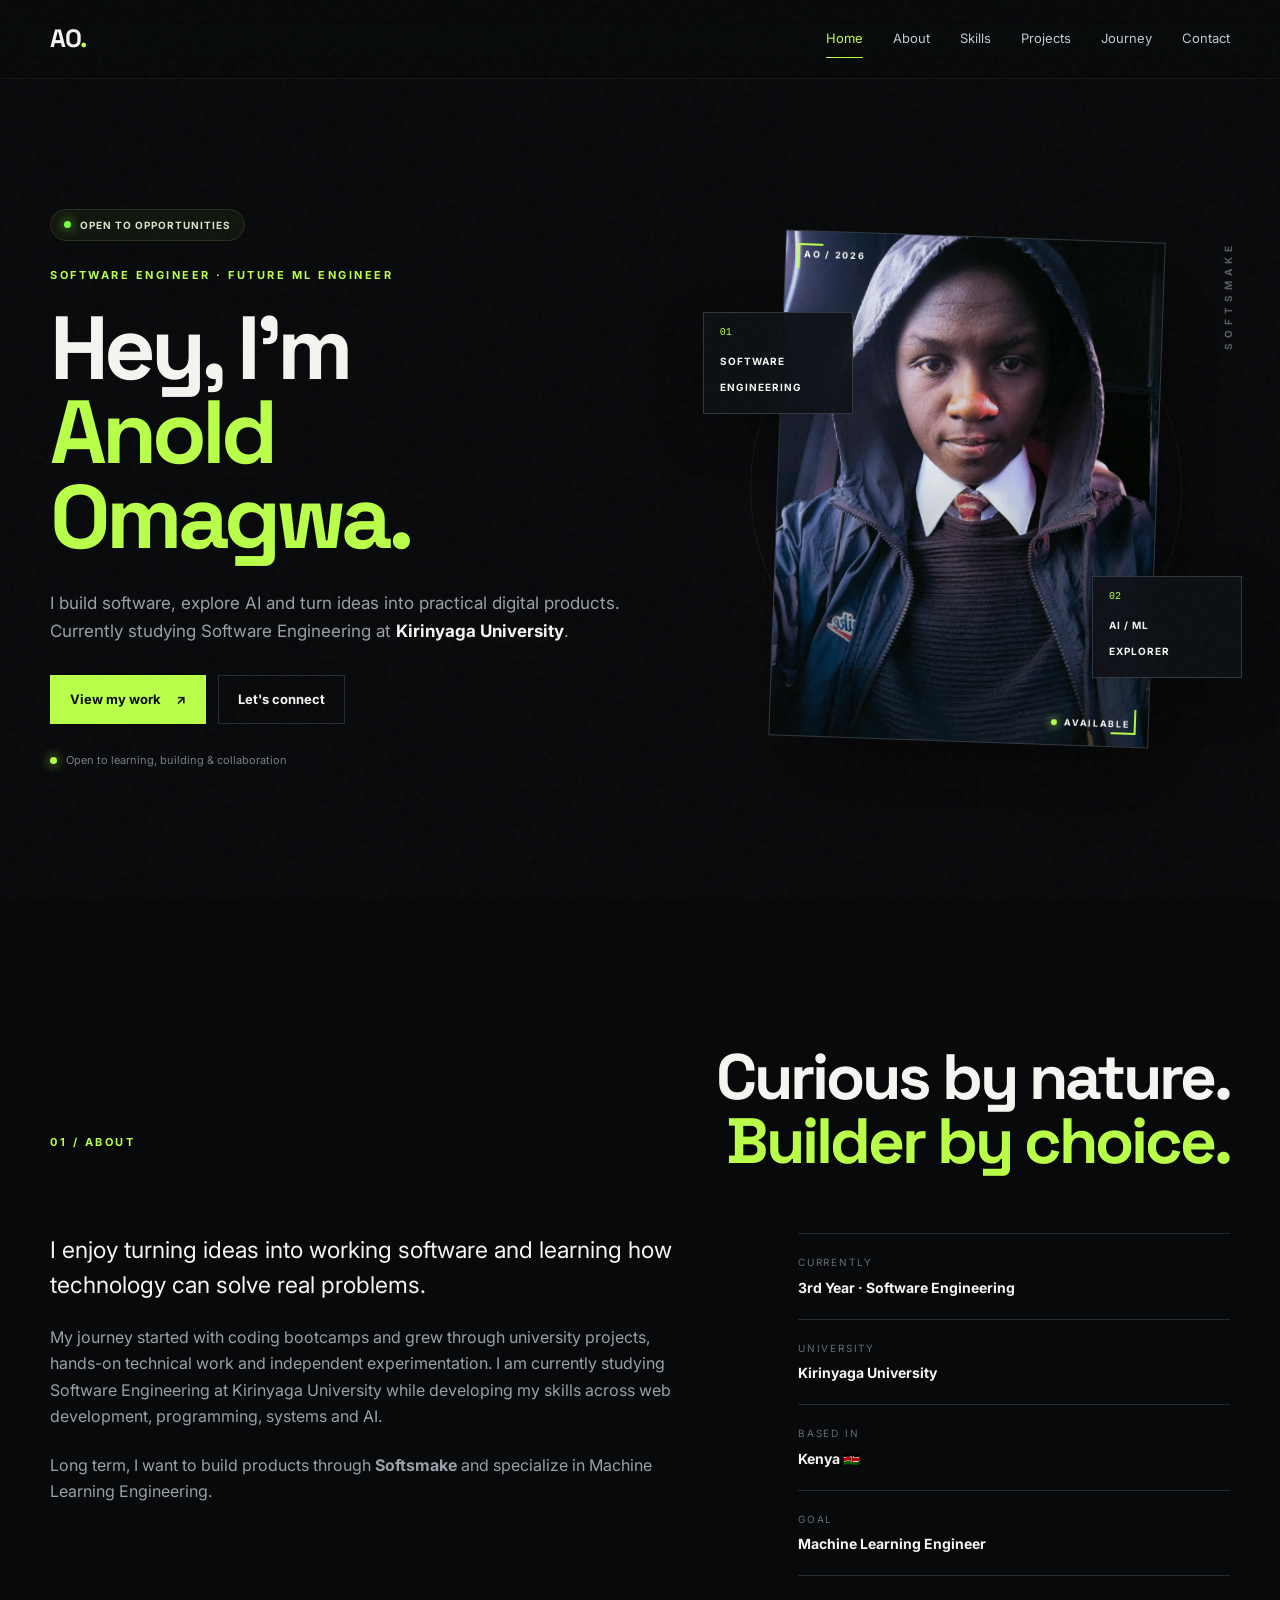
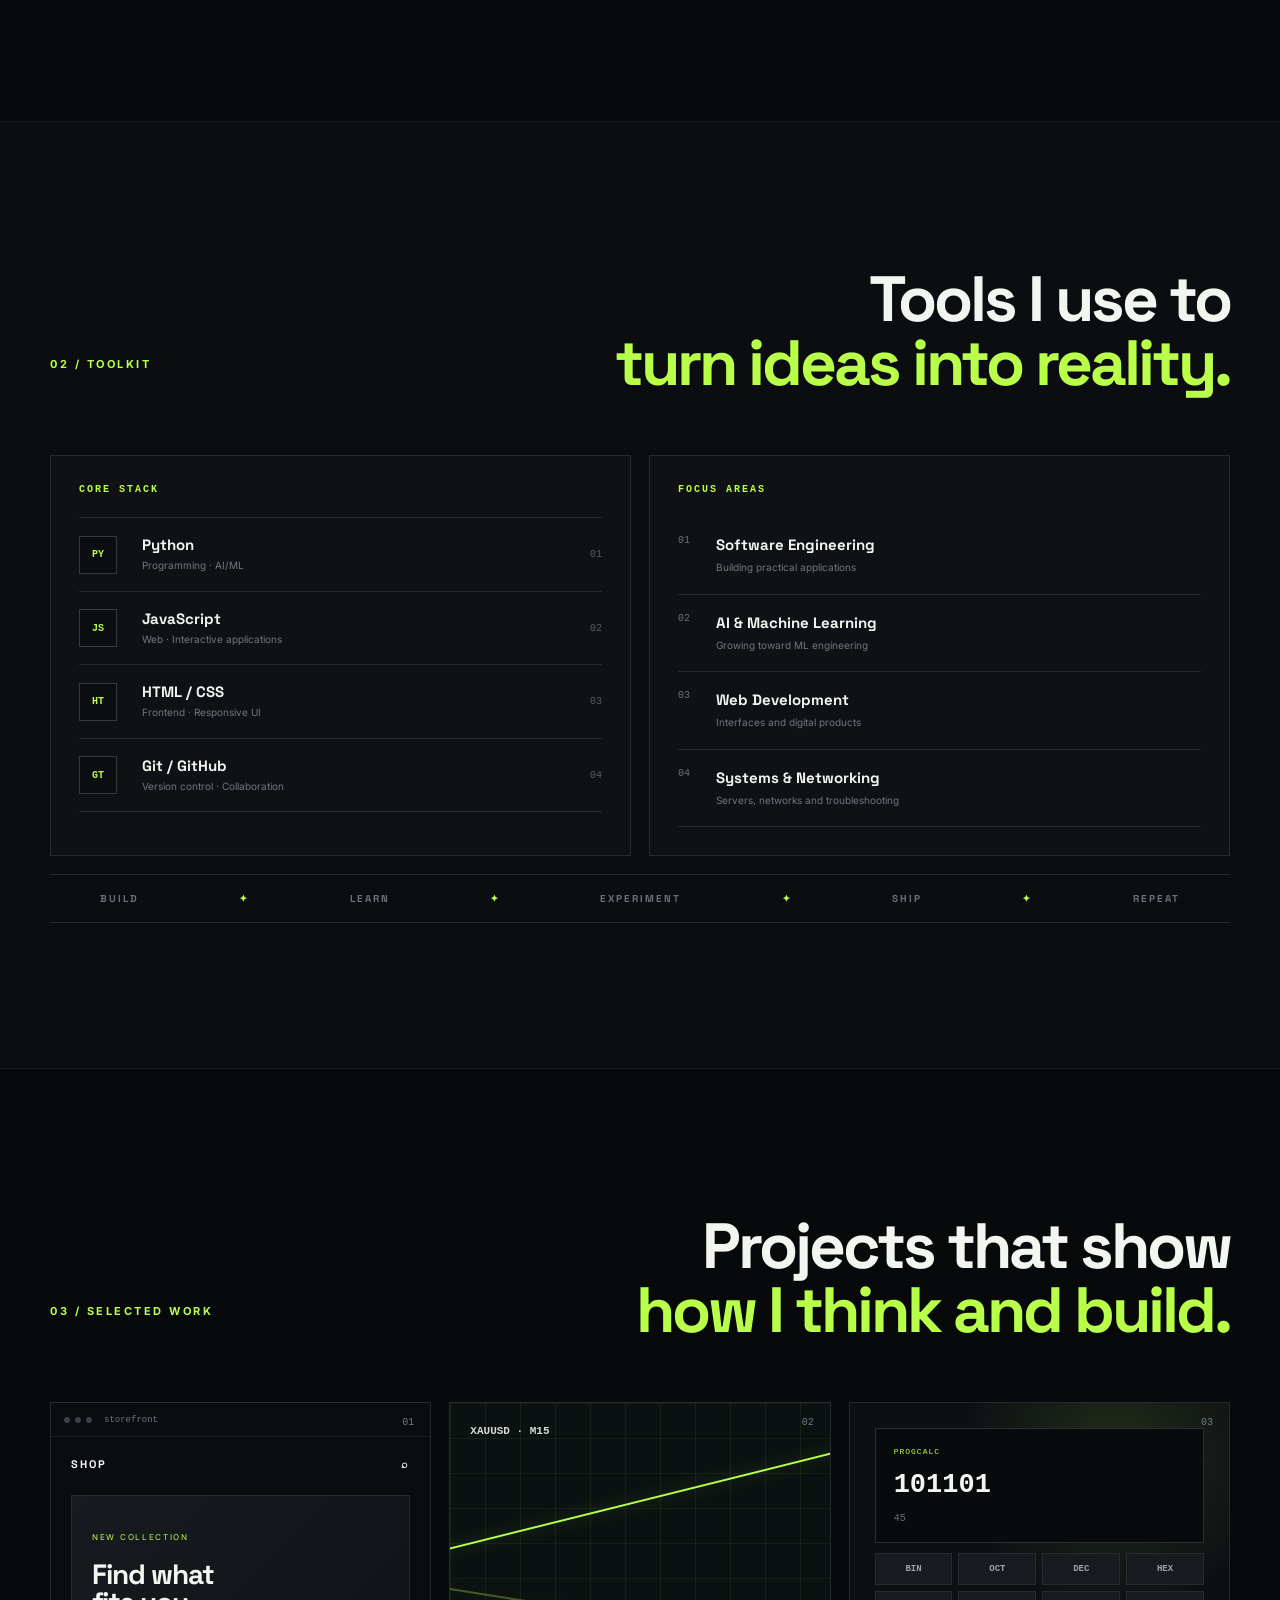
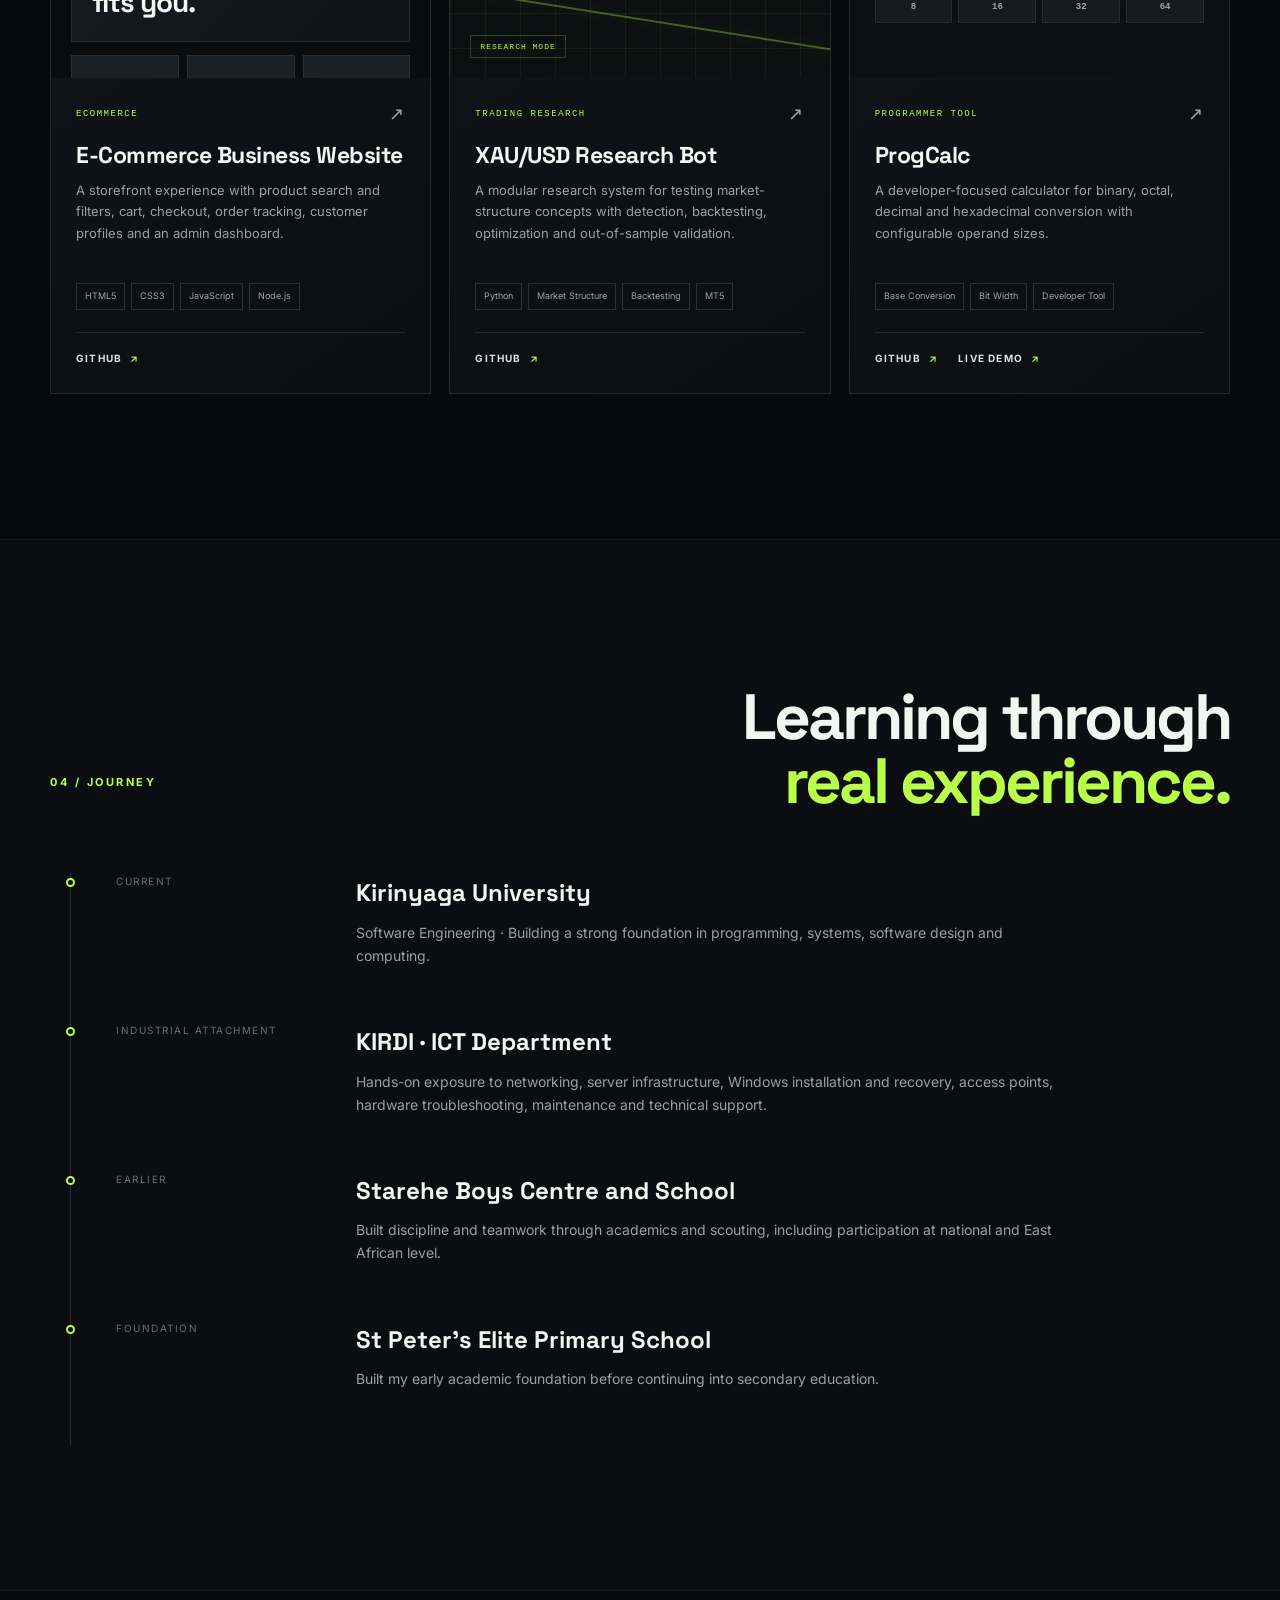
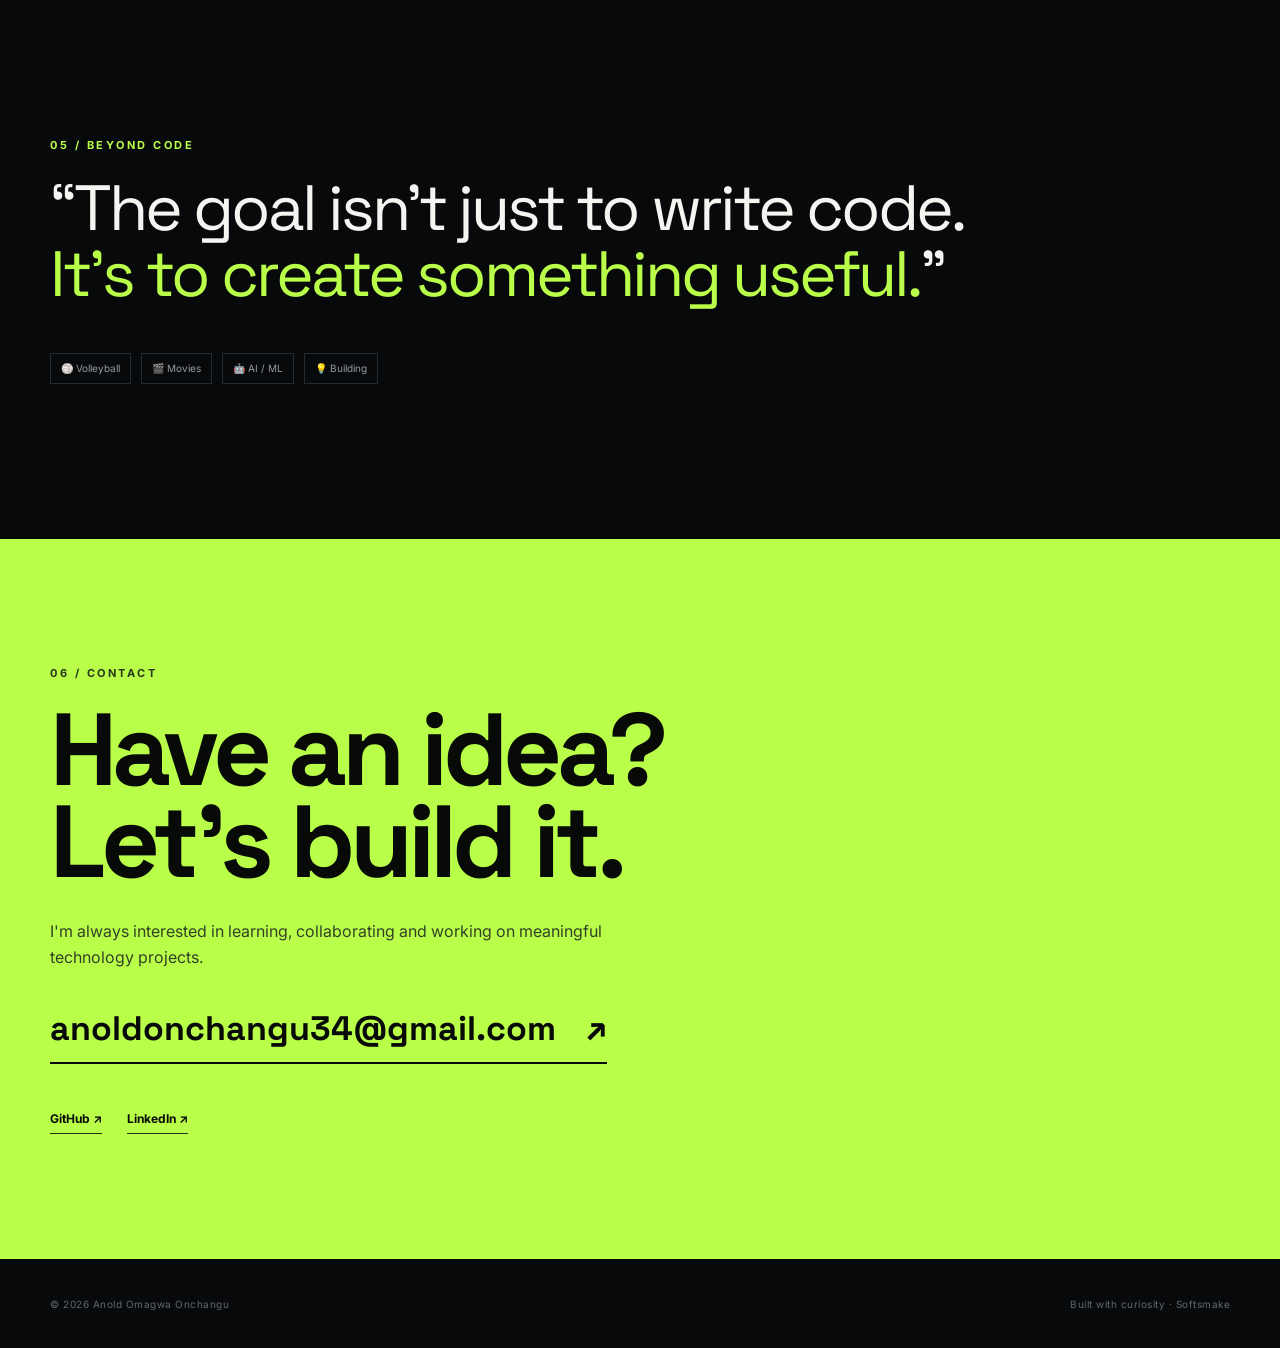
<file: index.html>
<!DOCTYPE html>
<html lang="en">
<head>
  <meta charset="UTF-8">
  <meta name="viewport" content="width=device-width, initial-scale=1.0">
  <meta name="description" content="Anold Omagwa Onchangu — Software Engineering student and aspiring Machine Learning Engineer.">
  <title>Anold Omagwa Onchangu | Software Engineer</title>
  <link rel="preconnect" href="https://fonts.googleapis.com">
  <link rel="preconnect" href="https://fonts.gstatic.com" crossorigin>
  <link href="https://fonts.googleapis.com/css2?family=Inter:wght@400;500;600;700&family=Space+Grotesk:wght@500;600;700&display=swap" rel="stylesheet">
  <link rel="stylesheet" href="css/style.css">
</head>
<body>
  <div class="noise"></div>

  <header class="nav-wrap">
    <nav class="nav container">
      <a class="brand" href="#home" aria-label="Anold home">AO<span>.</span></a>
      <button class="menu-btn" aria-label="Open menu" aria-expanded="false">
        <span></span><span></span><span></span>
      </button>
      <div class="nav-links">
        <a href="#home">Home</a>
        <a href="#about">About</a>
        <a href="#skills">Skills</a>
        <a href="#projects">Projects</a>
        <a href="#journey">Journey</a>
        <a href="#contact">Contact</a>
      </div>
    </nav>
  </header>

  <main>
    <section id="home" class="hero container">
      <div class="hero-copy reveal">
        <div class="online-pill"><i></i> OPEN TO OPPORTUNITIES</div>
        <p class="eyebrow">SOFTWARE ENGINEER · FUTURE ML ENGINEER</p>
        <h1>Hey, I’m<br><span>Anold Omagwa.</span></h1>
        <p class="hero-text">
          I build software, explore AI and turn ideas into practical digital products.
          Currently studying Software Engineering at <strong>Kirinyaga University</strong>.
        </p>
        <div class="hero-actions">
          <a class="btn btn-primary" href="#projects">View my work <span>↗</span></a>
          <a class="btn btn-ghost" href="#contact">Let's connect</a>
        </div>
        <div class="availability"><i></i> Open to learning, building &amp; collaboration</div>
      </div>

      <div class="hero-visual unique-hero reveal">
        <div class="photo-frame">
          <div class="frame-grid"></div>
          <div class="frame-label">AO / 2026</div>
          <div class="frame-status"><i></i> AVAILABLE</div>
          <img class="profile-photo" src="PROFILE.jpeg" alt="Anold Omagwa Onchangu">
          <div class="frame-corner corner-tl"></div>
          <div class="frame-corner corner-br"></div>
        </div>
        <div class="floating-card card-role"><span>01</span><strong>SOFTWARE<br>ENGINEERING</strong></div>
        <div class="floating-card card-ai"><span>02</span><strong>AI / ML<br>EXPLORER</strong></div>
        <div class="vertical-word">SOFTSMAKE</div>
      </div>
    </section>

    <section id="about" class="section container">
      <div class="section-head reveal">
        <p class="eyebrow">01 / ABOUT</p>
        <h2>Curious by nature.<br><span>Builder by choice.</span></h2>
      </div>
      <div class="about-grid">
        <div class="about-main reveal">
          <p class="lead">I enjoy turning ideas into working software and learning how technology can solve real problems.</p>
          <p>My journey started with coding bootcamps and grew through university projects, hands-on technical work and independent experimentation. I am currently studying Software Engineering at Kirinyaga University while developing my skills across web development, programming, systems and AI.</p>
          <p>Long term, I want to build products through <strong>Softsmake</strong> and specialize in Machine Learning Engineering.</p>
        </div>
        <div class="facts reveal">
          <div><span>Currently</span><strong>3rd Year · Software Engineering</strong></div>
          <div><span>University</span><strong>Kirinyaga University</strong></div>
          <div><span>Based in</span><strong>Kenya 🇰🇪</strong></div>
          <div><span>Goal</span><strong>Machine Learning Engineer</strong></div>
        </div>
      </div>
    </section>

    <section id="skills" class="section section-alt">
      <div class="container">
        <div class="section-head reveal">
          <p class="eyebrow">02 / TOOLKIT</p>
          <h2>Tools I use to<br><span>turn ideas into reality.</span></h2>
        </div>
        <div class="skills-showcase">
          <div class="skill-stack reveal">
            <div class="stack-label">CORE STACK</div>
            <div class="tech-list">
              <div class="tech-item"><span class="tech-icon">PY</span><div><strong>Python</strong><small>Programming · AI/ML</small></div><b>01</b></div>
              <div class="tech-item"><span class="tech-icon">JS</span><div><strong>JavaScript</strong><small>Web · Interactive applications</small></div><b>02</b></div>
              <div class="tech-item"><span class="tech-icon">HT</span><div><strong>HTML / CSS</strong><small>Frontend · Responsive UI</small></div><b>03</b></div>
              <div class="tech-item"><span class="tech-icon">GT</span><div><strong>Git / GitHub</strong><small>Version control · Collaboration</small></div><b>04</b></div>
            </div>
          </div>
          <div class="skill-stack reveal">
            <div class="stack-label">FOCUS AREAS</div>
            <div class="focus-list">
              <div class="focus-item"><span>01</span><strong>Software Engineering</strong><em>Building practical applications</em></div>
              <div class="focus-item"><span>02</span><strong>AI &amp; Machine Learning</strong><em>Growing toward ML engineering</em></div>
              <div class="focus-item"><span>03</span><strong>Web Development</strong><em>Interfaces and digital products</em></div>
              <div class="focus-item"><span>04</span><strong>Systems &amp; Networking</strong><em>Servers, networks and troubleshooting</em></div>
            </div>
          </div>
        </div>
        <div class="skill-marquee reveal"><span>BUILD</span><i>✦</i><span>LEARN</span><i>✦</i><span>EXPERIMENT</span><i>✦</i><span>SHIP</span><i>✦</i><span>REPEAT</span></div>        </div>
      </div>
    </section>

    <section id="projects" class="section container">
      <div class="section-head reveal">
        <p class="eyebrow">03 / SELECTED WORK</p>
        <h2>Projects that show<br><span>how I think and build.</span></h2>
      </div>
      <div class="project-grid">
        <article class="project-card reveal">
          <div class="project-preview ecommerce-preview">
            <div class="preview-bar"><i></i><i></i><i></i><span>storefront</span></div>
            <div class="shop-ui">
              <div class="shop-nav">SHOP <b>⌕</b></div>
              <div class="shop-hero"><small>NEW COLLECTION</small><strong>Find what<br>fits you.</strong></div>
              <div class="shop-products"><i></i><i></i><i></i></div>
            </div>
            <span class="preview-index">01</span>
          </div>
          <div class="project-content">
            <div class="project-heading"><span>ECOMMERCE</span><a href="https://github.com/Anold-softsmake/ECOMMERCE" target="_blank" rel="noopener" aria-label="Open E-Commerce GitHub">↗</a></div>
            <h3>E-Commerce Business Website</h3>
            <p>A storefront experience with product search and filters, cart, checkout, order tracking, customer profiles and an admin dashboard.</p>
            <div class="project-tags"><span>HTML5</span><span>CSS3</span><span>JavaScript</span><span>Node.js</span></div>
            <div class="project-links"><a href="https://github.com/Anold-softsmake/ECOMMERCE" target="_blank" rel="noopener">GitHub <b>↗</b></a></div>
          </div>
        </article>

        <article class="project-card reveal">
          <div class="project-preview trading-preview">
            <div class="chart-grid"></div>
            <div class="chart-line"></div>
            <div class="chart-line chart-line-2"></div>
            <div class="chart-label">XAUUSD · M15</div>
            <div class="chart-pill">RESEARCH MODE</div>
            <span class="preview-index">02</span>
          </div>
          <div class="project-content">
            <div class="project-heading"><span>TRADING RESEARCH</span><a href="https://github.com/Anold-softsmake/TRADING" target="_blank" rel="noopener" aria-label="Open Trading GitHub">↗</a></div>
            <h3>XAU/USD Research Bot</h3>
            <p>A modular research system for testing market-structure concepts with detection, backtesting, optimization and out-of-sample validation.</p>
            <div class="project-tags"><span>Python</span><span>Market Structure</span><span>Backtesting</span><span>MT5</span></div>
            <div class="project-links"><a href="https://github.com/Anold-softsmake/TRADING" target="_blank" rel="noopener">GitHub <b>↗</b></a></div>
          </div>
        </article>

        <article class="project-card reveal">
          <div class="project-preview calc-preview">
            <div class="calc-screen"><small>PROGCALC</small><strong>101101</strong><span>45</span></div>
            <div class="calc-keys"><i>BIN</i><i>OCT</i><i>DEC</i><i>HEX</i><i>8</i><i>16</i><i>32</i><i>64</i></div>
            <span class="preview-index">03</span>
          </div>
          <div class="project-content">
            <div class="project-heading"><span>PROGRAMMER TOOL</span><a href="https://github.com/Anold-softsmake/CALC" target="_blank" rel="noopener">↗</a></div>
            <h3>ProgCalc</h3>
            <p>A developer-focused calculator for binary, octal, decimal and hexadecimal conversion with configurable operand sizes.</p>
            <div class="project-tags"><span>Base Conversion</span><span>Bit Width</span><span>Developer Tool</span></div>
            <div class="project-links">
              <a href="https://github.com/Anold-softsmake/CALC" target="_blank" rel="noopener">GitHub <b>↗</b></a>
              <a href="https://converter-core.lovable.app" target="_blank" rel="noopener">Live Demo <b>↗</b></a>
            </div>
          </div>
        </article>
      </div>
    </section>

    <section id="journey" class="section section-alt">
      <div class="container">
        <div class="section-head reveal">
          <p class="eyebrow">04 / JOURNEY</p>
          <h2>Learning through<br><span>real experience.</span></h2>
        </div>
        <div class="timeline">
          <div class="timeline-item reveal">
            <span class="timeline-dot"></span>
            <div class="timeline-date">CURRENT</div>
            <div><h3>Kirinyaga University</h3><p>Software Engineering · Building a strong foundation in programming, systems, software design and computing.</p></div>
          </div>
          <div class="timeline-item reveal">
            <span class="timeline-dot"></span>
            <div class="timeline-date">INDUSTRIAL ATTACHMENT</div>
            <div><h3>KIRDI · ICT Department</h3><p>Hands-on exposure to networking, server infrastructure, Windows installation and recovery, access points, hardware troubleshooting, maintenance and technical support.</p></div>
          </div>
          <div class="timeline-item reveal">
            <span class="timeline-dot"></span>
            <div class="timeline-date">EARLIER</div>
            <div><h3>Starehe Boys Centre and School</h3><p>Built discipline and teamwork through academics and scouting, including participation at national and East African level.</p></div>
          </div>
          <div class="timeline-item reveal">
            <span class="timeline-dot"></span>
            <div class="timeline-date">FOUNDATION</div>
            <div><h3>St Peter’s Elite Primary School</h3><p>Built my early academic foundation before continuing into secondary education.</p></div>
          </div>
        </div>
      </div>
    </section>

    <section class="section philosophy container reveal">
      <p class="eyebrow">05 / BEYOND CODE</p>
      <div class="quote">“The goal isn't just to write code.<br><span>It's to create something useful.</span>”</div>
      <div class="interests"><span>🏐 Volleyball</span><span>🎬 Movies</span><span>🤖 AI / ML</span><span>💡 Building</span></div>
    </section>

    <section id="contact" class="contact-section">
      <div class="container contact-inner reveal">
        <p class="eyebrow">06 / CONTACT</p>
        <h2>Have an idea?<br><span>Let's build it.</span></h2>
        <p>I'm always interested in learning, collaborating and working on meaningful technology projects.</p>
        <a class="email" href="mailto:anoldonchangu34@gmail.com">anoldonchangu34@gmail.com <span>↗</span></a>
        <div class="socials">
          <a href="https://github.com/Anold-softsmake" target="_blank" rel="noopener">GitHub ↗</a>
          <a href="https://www.linkedin.com/in/anold-omagwa-302595437/" target="_blank" rel="noopener">LinkedIn ↗</a>
        </div>
      </div>
    </section>
  </main>

  <footer class="footer container">
    <span>© 2026 Anold Omagwa Onchangu</span>
    <span>Built with curiosity · Softsmake</span>
  </footer>
  <script src="js/script.js"></script>
</body>
</html>
</file>
<file: css/style.css>
:root{
  --bg:#08090b;
  --surface:#0f1115;
  --surface-2:#15181d;
  --text:#f3f5f0;
  --muted:#9a9fa8;
  --line:#252a31;
  --accent:#b9ff4a;
  --max:1180px;
}
*{margin:0;padding:0;box-sizing:border-box}
html{scroll-behavior:smooth}
body{font-family:Inter,Arial,sans-serif;background:var(--bg);color:var(--text);line-height:1.65;overflow-x:hidden}
body::selection{background:var(--accent);color:#08090b}
a{color:inherit;text-decoration:none}
button{font:inherit}
.container{width:min(calc(100% - 48px),var(--max));margin:auto}
.noise{position:fixed;inset:0;pointer-events:none;opacity:.035;z-index:100;background-image:url("data:image/svg+xml,%3Csvg viewBox='0 0 180 180' xmlns='http://www.w3.org/2000/svg'%3E%3Cfilter id='n'%3E%3CfeTurbulence type='fractalNoise' baseFrequency='.9' numOctaves='4' stitchTiles='stitch'/%3E%3C/filter%3E%3Crect width='100%25' height='100%25' filter='url(%23n)' opacity='.8'/%3E%3C/svg%3E")}
.nav-wrap{position:fixed;top:0;left:0;right:0;z-index:50;background:rgba(8,9,11,.78);backdrop-filter:blur(16px);border-bottom:1px solid rgba(255,255,255,.05)}
.nav{height:78px;display:flex;align-items:center;justify-content:space-between}
.brand{font-family:"Space Grotesk",sans-serif;font-size:25px;font-weight:700;letter-spacing:-1.5px}
.brand span,.eyebrow,.hero h1 span,h2 span,.quote span{color:var(--accent)}
.nav-links{display:flex;gap:30px}
.nav-links a{font-size:13px;color:#c4c8ce;transition:.25s}
.nav-links a:hover{color:var(--accent)}
.menu-btn{display:none;background:none;border:0;color:var(--text);width:38px}
.menu-btn span{display:block;height:2px;background:currentColor;margin:5px 0}
.hero{min-height:100vh;display:grid;grid-template-columns:1.05fr .95fr;gap:70px;align-items:center;padding-top:78px}
.eyebrow{font-size:11px;letter-spacing:2.5px;font-weight:700;margin-bottom:22px}
.hero h1{font-family:"Space Grotesk",sans-serif;font-size:clamp(58px,7vw,100px);line-height:.94;letter-spacing:-5px;max-width:800px}
.hero-text{max-width:630px;color:var(--muted);font-size:17px;margin:30px 0}
.hero-text strong{color:var(--text)}
.hero-actions{display:flex;gap:12px;flex-wrap:wrap}
.btn{padding:13px 19px;border:1px solid var(--line);font-size:13px;font-weight:700;transition:.25s}
.btn-primary{background:var(--accent);color:#0a0c08;border-color:var(--accent)}
.btn-primary:hover{transform:translateY(-3px)}
.btn-ghost:hover{border-color:var(--accent);color:var(--accent)}
.btn span{margin-left:12px}
.availability{display:flex;align-items:center;gap:9px;color:#777d86;font-size:11px;margin-top:27px}
.availability i{width:7px;height:7px;background:var(--accent);border-radius:50%;box-shadow:0 0 12px var(--accent)}
.hero-visual{position:relative;min-height:480px;display:grid;place-items:center}
.terminal{position:relative;width:min(100%,500px);background:#0c0e11;border:1px solid #282d34;box-shadow:0 35px 90px rgba(0,0,0,.45);z-index:2}
.terminal-top{height:43px;border-bottom:1px solid #252a30;display:flex;align-items:center;gap:7px;padding:0 15px;color:#656b74;font-size:10px}
.terminal-top span{width:8px;height:8px;border-radius:50%;background:#383d44}
.terminal-top b{margin-left:10px;font-weight:500}
.terminal-body{padding:27px;font-family:monospace;font-size:14px;line-height:2.05;color:#b4bac3}
.terminal-body em{color:var(--accent);font-style:normal}
.terminal-body strong{color:#e9edf1;font-weight:400}
.indent{padding-left:25px}
.cursor-line{color:var(--accent);margin-top:8px}
.cursor{animation:blink 1s step-end infinite}
.orb{position:absolute;border-radius:50%;filter:blur(1px)}
.orb-one{width:250px;height:250px;background:rgba(185,255,74,.08);top:5%;right:3%}
.orb-two{width:160px;height:160px;border:1px solid rgba(185,255,74,.18);bottom:5%;left:5%}
.section{padding:145px 0}
.section-alt{background:#0b0d10;border-top:1px solid #15181d;border-bottom:1px solid #15181d}
.section-head{display:flex;justify-content:space-between;align-items:end;gap:40px;margin-bottom:60px}
.section-head h2{font-family:"Space Grotesk",sans-serif;font-size:clamp(38px,5vw,65px);line-height:1;letter-spacing:-3px;text-align:right}
.about-grid{display:grid;grid-template-columns:1.2fr .8fr;gap:100px}
.about-main{max-width:700px}
.about-main p{color:var(--muted);font-size:16px;margin-bottom:22px}
.about-main .lead{font-size:23px;line-height:1.5;color:var(--text)}
.facts{border-top:1px solid var(--line)}
.facts div{padding:20px 0;border-bottom:1px solid var(--line);display:flex;flex-direction:column;gap:5px}
.facts span{font-size:10px;text-transform:uppercase;letter-spacing:1.8px;color:#666c74}
.facts strong{font-size:14px}
.skill-grid{display:grid;grid-template-columns:repeat(2,1fr);gap:1px;background:var(--line);border:1px solid var(--line)}
.skill-card{background:var(--surface);padding:34px;min-height:260px;position:relative}
.skill-number{color:var(--accent);font:12px monospace}
.skill-card h3{font-family:"Space Grotesk",sans-serif;font-size:24px;margin:35px 0 12px}
.skill-card p{color:var(--muted);font-size:14px;max-width:450px}
.tags{display:flex;gap:8px;flex-wrap:wrap;margin-top:25px}
.tags span,.interests span{border:1px solid var(--line);padding:6px 10px;font-size:10px;color:#969ba3}
.projects{border-top:1px solid var(--line)}
.project{display:grid;grid-template-columns:70px 1.2fr 1.7fr 180px;align-items:center;gap:30px;padding:30px 0;border-bottom:1px solid var(--line);transition:.3s}
.project:hover{padding-left:15px;background:linear-gradient(90deg,rgba(185,255,74,.04),transparent)}
.project-top{display:flex;justify-content:space-between;color:#686e77;font:12px monospace}
.project h3{font-family:"Space Grotesk",sans-serif;font-size:23px}
.project p{color:var(--muted);font-size:13px}
.project-meta{display:flex;justify-content:space-between;gap:15px;color:#747a82;font-size:10px;text-transform:uppercase;letter-spacing:1px}
.project-meta span:last-child{color:var(--accent)}
.timeline{border-left:1px solid var(--line);margin-left:20px}
.timeline-item{position:relative;display:grid;grid-template-columns:190px 1fr;gap:50px;padding:0 0 55px 45px}
.timeline-dot{position:absolute;width:9px;height:9px;border:2px solid var(--accent);background:var(--bg);border-radius:50%;left:-5px;top:5px}
.timeline-date{font-size:10px;letter-spacing:1.5px;color:#686e76}
.timeline-item h3{font-family:"Space Grotesk",sans-serif;font-size:24px;margin-bottom:8px}
.timeline-item p{color:var(--muted);font-size:14px;max-width:700px}
.philosophy{padding-bottom:155px}
.quote{font-family:"Space Grotesk",sans-serif;font-size:clamp(34px,5vw,70px);line-height:1.03;letter-spacing:-3px}
.interests{display:flex;gap:10px;flex-wrap:wrap;margin-top:45px}
.contact-section{background:var(--accent);color:#080a07;padding:125px 0}
.contact-inner .eyebrow{color:#29361b}
.contact-inner h2{font-family:"Space Grotesk",sans-serif;font-size:clamp(55px,8vw,105px);line-height:.9;letter-spacing:-5px}
.contact-inner h2 span{color:#080a07}
.contact-inner>p:not(.eyebrow){max-width:560px;margin:30px 0;color:#334126}
.email{display:inline-flex;align-items:center;gap:30px;font-family:"Space Grotesk",sans-serif;font-size:clamp(20px,3vw,34px);font-weight:700;border-bottom:2px solid #080a07;padding-bottom:5px}
.socials{display:flex;gap:25px;margin-top:45px}
.socials a{font-size:12px;font-weight:700;border-bottom:1px solid #263018;padding-bottom:4px}
.footer{height:90px;display:flex;justify-content:space-between;align-items:center;color:#626871;font-size:10px;letter-spacing:.5px}
.reveal{opacity:0;transform:translateY(25px);transition:opacity .7s ease,transform .7s ease}
.reveal.visible{opacity:1;transform:none}
@keyframes blink{50%{opacity:0}}
@media(max-width:900px){
  .hero{grid-template-columns:1fr;gap:20px;padding-top:130px}
  .hero-visual{min-height:360px}
  .about-grid{grid-template-columns:1fr;gap:50px}
  .section-head{display:block}
  .section-head h2{text-align:left;margin-top:25px}
  .project{grid-template-columns:45px 1fr}
  .project p{grid-column:2}
  .project-meta{grid-column:2}
}
@media(max-width:650px){
  .container{width:min(calc(100% - 32px),var(--max))}
  .nav{height:68px}
  .menu-btn{display:block}
  .nav-links{position:absolute;top:68px;left:0;right:0;background:rgba(8,9,11,.97);border-bottom:1px solid var(--line);display:none;flex-direction:column;padding:25px 24px;gap:22px}
  .nav-links.open{display:flex}
  .hero{padding-top:110px}
  .hero h1{font-size:56px;letter-spacing:-3.5px}
  .hero-text{font-size:15px}
  .hero-visual{min-height:300px}
  .terminal-body{padding:20px;font-size:11px}
  .section{padding:100px 0}
  .section-head{margin-bottom:40px}
  .section-head h2{font-size:39px;letter-spacing:-2px}
  .skill-grid{grid-template-columns:1fr}
  .skill-card{min-height:auto}
  .project{grid-template-columns:35px 1fr;gap:15px;padding:25px 0}
  .project h3{font-size:19px}
  .project p,.project-meta{grid-column:2}
  .project-meta{display:block}
  .project-meta span{display:block;margin-top:7px}
  .timeline-item{grid-template-columns:1fr;gap:8px;padding-left:30px}
  .contact-section{padding:95px 0}
  .contact-inner h2{font-size:58px;letter-spacing:-3px}
  .email{font-size:19px}
  .footer{height:auto;padding:30px 0;display:block}
  .footer span{display:block;margin:6px 0}
}
@media(prefers-reduced-motion:reduce){
  html{scroll-behavior:auto}
  .reveal{opacity:1;transform:none;transition:none}
  .cursor{animation:none}
}
.online-pill{display:inline-flex;align-items:center;gap:9px;padding:7px 13px;border:1px solid #273020;border-radius:999px;background:#10150d;color:#d8e6cb;font-size:10px;font-weight:700;letter-spacing:1px;margin-bottom:25px}
.online-pill i{width:7px;height:7px;background:#78ff3f;border-radius:50%;box-shadow:0 0 12px #78ff3f}
.profile-orbit{width:min(39vw,430px);height:min(39vw,430px);min-width:300px;min-height:300px;position:relative;display:grid;place-items:center}
.profile-photo{position:relative;z-index:4;width:64%;height:64%;object-fit:cover;object-position:center top;border-radius:50%;border:7px solid #101318;box-shadow:0 0 0 1px #3a424c,0 25px 70px rgba(0,0,0,.5)}
.profile-glow{position:absolute;z-index:1;width:72%;height:72%;border-radius:50%;background:rgba(42,135,255,.13);filter:blur(28px)}
.orbit{position:absolute;border:1px solid rgba(102,154,224,.18);border-radius:50%;z-index:2}
.orbit-a{width:82%;height:82%;transform:rotate(18deg)}
.orbit-b{width:100%;height:58%;transform:rotate(-28deg)}
.orbit-dot{position:absolute;width:14px;height:14px;border-radius:50%;z-index:5;box-shadow:0 0 18px currentColor}
.dot-a{right:7%;top:17%;background:#b9ff4a;color:#b9ff4a}
.dot-b{left:5%;bottom:18%;background:#55a8ff;color:#55a8ff}
@media(max-width:900px){
  .profile-orbit{width:min(72vw,390px);height:min(72vw,390px)}
}
@media(max-width:650px){
  .profile-orbit{width:320px;height:320px;min-width:0;min-height:0}
  .profile-photo{width:65%;height:65%}
}
/* Unique photo-led hero */
.unique-hero{min-height:590px;position:relative;display:flex;align-items:center;justify-content:center}
.photo-frame{width:min(390px,72%);aspect-ratio:3/4;position:relative;overflow:hidden;background:#11151b;border:1px solid #303740;box-shadow:25px 35px 80px rgba(0,0,0,.5);transform:rotate(2deg)}
.photo-frame::before{content:"";position:absolute;inset:0;background:linear-gradient(180deg,rgba(8,9,11,.02) 45%,rgba(8,9,11,.62) 100%);z-index:2;pointer-events:none}
.photo-frame .profile-photo{position:absolute;inset:0;width:100%;height:100%;border:0;border-radius:0;box-shadow:none;object-fit:cover;object-position:center top;z-index:1}
.frame-grid{position:absolute;inset:0;z-index:3;opacity:.22;background:linear-gradient(90deg,transparent 49.7%,#fff 50%,transparent 50.3%),linear-gradient(0deg,transparent 49.7%,#fff 50%,transparent 50.3%);background-size:33.33% 100%,100% 33.33%;pointer-events:none}
.frame-label,.frame-status{position:absolute;z-index:5;font:700 9px/1 Inter,sans-serif;letter-spacing:1.7px}
.frame-label{top:18px;left:18px;color:#fff}
.frame-status{right:18px;bottom:18px;color:#fff;display:flex;align-items:center;gap:7px}
.frame-status i{width:6px;height:6px;background:var(--accent);border-radius:50%;box-shadow:0 0 10px var(--accent)}
.frame-corner{position:absolute;width:25px;height:25px;z-index:6}
.corner-tl{top:12px;left:12px;border-top:2px solid var(--accent);border-left:2px solid var(--accent)}
.corner-br{right:12px;bottom:12px;border-right:2px solid var(--accent);border-bottom:2px solid var(--accent)}
.floating-card{position:absolute;z-index:8;background:rgba(14,17,21,.92);border:1px solid #303740;padding:14px 16px;box-shadow:0 18px 45px rgba(0,0,0,.35);backdrop-filter:blur(10px);min-width:150px}
.floating-card span{display:block;color:var(--accent);font:10px monospace;margin-bottom:8px}
.floating-card strong{font:700 10px/1.35 Inter,sans-serif;letter-spacing:1px}
.card-role{left:0;top:20%}
.card-ai{right:-12px;bottom:18%}
.vertical-word{position:absolute;right:-4px;top:8%;writing-mode:vertical-rl;transform:rotate(180deg);font:700 10px Inter,sans-serif;letter-spacing:5px;color:#555c65}
.unique-hero::after{content:"";position:absolute;width:430px;height:430px;border:1px solid rgba(185,255,74,.08);border-radius:50%;z-index:-1}
@media(max-width:900px){
 .unique-hero{min-height:480px;margin-top:15px}
 .photo-frame{width:min(340px,70%)}
 .card-role{left:4%}.card-ai{right:3%}.vertical-word{right:1%}
}
@media(max-width:650px){
 .unique-hero{min-height:430px}
 .photo-frame{width:265px}
 .floating-card{padding:11px 12px;min-width:120px}
 .floating-card strong{font-size:8px}
 .card-role{left:0;top:17%}.card-ai{right:0;bottom:15%}
 .vertical-word{display:none}
 .unique-hero::after{width:300px;height:300px}
}
/* Premium project cards */
.project-grid{display:grid;grid-template-columns:repeat(3,1fr);gap:18px}
.project-card{background:linear-gradient(145deg,#111419,#0c0e11);border:1px solid var(--line);overflow:hidden;transition:transform .35s ease,border-color .35s ease,box-shadow .35s ease}
.project-card:hover{transform:translateY(-8px);border-color:#3c444d;box-shadow:0 28px 70px rgba(0,0,0,.38)}
.project-preview{height:275px;position:relative;overflow:hidden;background:#0a0c0f}
.preview-index{position:absolute;right:16px;top:14px;color:#727984;font:10px monospace;z-index:5}
.preview-bar{height:34px;display:flex;align-items:center;gap:5px;padding:0 13px;border-bottom:1px solid rgba(255,255,255,.07);color:#6f7680;font:9px monospace}
.preview-bar i{width:6px;height:6px;border-radius:50%;background:#3a4048}.preview-bar span{margin-left:7px}
.shop-ui{padding:20px}
.shop-nav{font:700 11px "Space Grotesk";letter-spacing:2px;display:flex;justify-content:space-between}
.shop-hero{margin-top:24px;padding:25px 20px;background:linear-gradient(135deg,#171b20,#101317);border:1px solid #252b32}
.shop-hero small{font-size:8px;letter-spacing:1.7px;color:var(--accent)}
.shop-hero strong{display:block;font:700 28px/1 "Space Grotesk";margin-top:12px;letter-spacing:-1px}
.shop-products{display:flex;gap:8px;margin-top:13px}.shop-products i{height:45px;flex:1;background:#1b2026;border:1px solid #292f36}
.trading-preview{background:#0b1111}
.chart-grid{position:absolute;inset:0;background-image:linear-gradient(rgba(185,255,74,.06) 1px,transparent 1px),linear-gradient(90deg,rgba(185,255,74,.06) 1px,transparent 1px);background-size:35px 35px}
.chart-line,.chart-line-2{position:absolute;width:125%;height:2px;background:var(--accent);top:56%;left:-10%;transform:rotate(-14deg);box-shadow:0 0 15px rgba(185,255,74,.35)}
.chart-line-2{top:64%;left:-15%;transform:rotate(9deg);opacity:.32}
.chart-label{position:absolute;top:22px;left:20px;font:700 11px monospace;color:#d7ddd3}
.chart-pill{position:absolute;bottom:20px;left:20px;border:1px solid #35412a;color:var(--accent);padding:6px 9px;font:8px monospace;letter-spacing:1px}
.calc-preview{padding:25px;background:radial-gradient(circle at 70% 20%,rgba(185,255,74,.12),transparent 45%),#0d1013}
.calc-screen{border:1px solid #2a3037;background:#080a0c;padding:18px;height:115px;display:flex;flex-direction:column;justify-content:space-between}
.calc-screen small{font:8px monospace;color:var(--accent);letter-spacing:1px}.calc-screen strong{font:700 27px monospace}.calc-screen span{font:10px monospace;color:#69717a}
.calc-keys{display:grid;grid-template-columns:repeat(4,1fr);gap:6px;margin-top:10px}.calc-keys i{font:700 9px monospace;font-style:normal;text-align:center;padding:10px 2px;background:#171b20;border:1px solid #252b32;color:#9da4ad}
.project-content{padding:25px 25px 27px}
.project-heading{display:flex;justify-content:space-between;align-items:center;color:var(--accent);font:9px monospace;letter-spacing:1.5px}
.project-heading a{font-size:18px;color:#9da4ad;transition:.2s}.project-heading a:hover{color:var(--accent)}
.project-content h3{font:700 23px/1.15 "Space Grotesk";letter-spacing:-.5px;margin:17px 0 11px}
.project-content p{color:var(--muted);font-size:13px;line-height:1.65;min-height:86px}
.project-tags{display:flex;flex-wrap:wrap;gap:6px;margin-top:17px}.project-tags span{font-size:9px;color:#9ca3ac;border:1px solid #2a3037;padding:5px 8px}
.project-links{display:flex;gap:20px;margin-top:22px;padding-top:17px;border-top:1px solid #242930}
.project-links a{font-size:10px;text-transform:uppercase;letter-spacing:1.2px;font-weight:700;color:#dce1e5}.project-links a:hover{color:var(--accent)}
.project-links b{color:var(--accent);margin-left:5px}
@media(max-width:900px){.project-grid{grid-template-columns:1fr 1fr}.project-card:last-child{grid-column:1/-1;max-width:calc(50% - 9px)}}
@media(max-width:650px){.project-grid{grid-template-columns:1fr}.project-card:last-child{grid-column:auto;max-width:none}.project-preview{height:245px}.project-content p{min-height:auto}}

/* Technical stack showcase */
.skills-showcase{display:grid;grid-template-columns:1fr 1fr;gap:18px}
.skill-stack{border:1px solid var(--line);background:var(--surface);padding:28px}
.stack-label{font:700 10px monospace;letter-spacing:2px;color:var(--accent);margin-bottom:22px}
.tech-list{border-top:1px solid var(--line)}
.tech-item{display:grid;grid-template-columns:48px 1fr auto;align-items:center;gap:15px;padding:17px 0;border-bottom:1px solid var(--line);transition:.25s}
.tech-item:hover{padding-left:8px;background:linear-gradient(90deg,rgba(185,255,74,.045),transparent)}
.tech-icon{width:38px;height:38px;display:grid;place-items:center;border:1px solid #343a42;background:#0b0d10;color:var(--accent);font:700 10px monospace}
.tech-item strong{display:block;font:700 15px "Space Grotesk"}
.tech-item small{display:block;color:#707780;font-size:10px;margin-top:3px}
.tech-item>b{font:10px monospace;color:#555c64}
.focus-list{display:grid;gap:0}
.focus-item{display:grid;grid-template-columns:30px 1fr;gap:8px;padding:18px 0;border-bottom:1px solid var(--line)}
.focus-item span{font:10px monospace;color:#69717a}
.focus-item strong{font:700 15px "Space Grotesk"}
.focus-item em{grid-column:2;font-style:normal;color:#707780;font-size:10px;margin-top:-3px}
.skill-marquee{margin-top:18px;border-top:1px solid var(--line);border-bottom:1px solid var(--line);padding:17px 0;display:flex;align-items:center;justify-content:space-around;color:#69717a;font:700 10px "Space Grotesk";letter-spacing:2px;overflow:hidden}
.skill-marquee i{color:var(--accent);font-style:normal}
@media(max-width:900px){.skills-showcase{grid-template-columns:1fr}}
@media(max-width:650px){.skill-stack{padding:22px 18px}.skill-marquee{justify-content:flex-start;gap:20px;white-space:nowrap}.skill-marquee span:nth-of-type(4),.skill-marquee i:nth-of-type(4){display:none}}


/* ===== MOTION & INTERACTION LAYER ===== */
:root{--motion-ease:cubic-bezier(.22,1,.36,1)}
body{cursor:default}
html{scroll-padding-top:90px}

.nav-wrap{transition:background .35s ease,border-color .35s ease,box-shadow .35s ease}
.nav-wrap.scrolled{background:rgba(8,9,11,.94);border-bottom-color:rgba(185,255,74,.13);box-shadow:0 12px 35px rgba(0,0,0,.22)}
.nav-links a{position:relative}
.nav-links a::after{content:"";position:absolute;left:0;right:0;bottom:-8px;height:1px;background:var(--accent);transform:scaleX(0);transform-origin:right;transition:transform .3s var(--motion-ease)}
.nav-links a:hover::after,.nav-links a.active::after{transform:scaleX(1);transform-origin:left}
.nav-links a.active{color:var(--accent)}

.reveal{opacity:0;transform:translate3d(0,38px,0);filter:blur(4px);transition:opacity .75s var(--motion-ease),transform .75s var(--motion-ease),filter .75s ease;transition-delay:var(--reveal-delay,0ms)}
.reveal.visible{opacity:1;transform:none;filter:none}

.hero-copy.reveal{transform:translate3d(-30px,20px,0)}
.hero-copy.reveal.visible{transform:none}
.unique-hero.reveal{transform:translate3d(30px,20px,0);transition-duration:.9s}
.unique-hero.reveal.visible{transform:none}

.online-pill{animation:pulseBorder 2.8s ease-in-out infinite}
.online-pill i,.frame-status i,.availability i{animation:statusPulse 1.8s ease-in-out infinite}

.unique-hero{--mx:0px;--my:0px}
.unique-hero .photo-frame{transform:translate3d(var(--mx),var(--my),0) rotate(2deg);transition:transform .45s var(--motion-ease),box-shadow .45s ease}
.unique-hero:hover .photo-frame{box-shadow:25px 45px 90px rgba(0,0,0,.62)}
.floating-card{transition:transform .45s var(--motion-ease),border-color .3s ease,box-shadow .3s ease}
.unique-hero:hover .card-role{transform:translate3d(-5px,-8px,0)}
.unique-hero:hover .card-ai{transform:translate3d(5px,8px,0)}
.card-role{animation:floatOne 5s ease-in-out infinite}
.card-ai{animation:floatTwo 6s ease-in-out infinite}
.vertical-word{animation:wordDrift 5s ease-in-out infinite}

.project-card{position:relative}
.project-card::before{content:"";position:absolute;inset:0;z-index:3;pointer-events:none;opacity:0;background:radial-gradient(280px circle at var(--px,50%) var(--py,50%),rgba(185,255,74,.10),transparent 65%);transition:opacity .3s ease}
.project-card:hover::before{opacity:1}
.project-card:hover .project-preview{transform:scale(1.025)}
.project-preview{transition:transform .6s var(--motion-ease)}
.project-heading a,.project-links a{transition:color .25s ease,transform .25s ease}
.project-heading a:hover,.project-links a:hover{transform:translateX(4px)}

.chart-line{transform-origin:left center;animation:chartMove 4s ease-in-out infinite alternate}
.chart-line-2{animation-delay:-1.5s}
.chart-pill{animation:researchPulse 2.4s ease-in-out infinite}

.skill-marquee{position:relative}
.skill-marquee span{animation:marqueeFloat 3s ease-in-out infinite}
.skill-marquee span:nth-of-type(2){animation-delay:.2s}
.skill-marquee span:nth-of-type(3){animation-delay:.4s}
.skill-marquee span:nth-of-type(4){animation-delay:.6s}
.skill-marquee span:nth-of-type(5){animation-delay:.8s}

.tech-item,.focus-item{position:relative;overflow:hidden}
.tech-item::before,.focus-item::before{content:"";position:absolute;left:0;top:0;bottom:0;width:2px;background:var(--accent);transform:scaleY(0);transform-origin:bottom;transition:transform .35s var(--motion-ease)}
.tech-item:hover::before,.focus-item:hover::before{transform:scaleY(1)}

.timeline-dot{animation:dotPulse 2.5s ease-in-out infinite}
.timeline-item:nth-child(2) .timeline-dot{animation-delay:.35s}
.timeline-item:nth-child(3) .timeline-dot{animation-delay:.7s}
.timeline-item:nth-child(4) .timeline-dot{animation-delay:1.05s}

.btn,.email,.socials a{transition:transform .3s var(--motion-ease),background .3s ease,color .3s ease,border-color .3s ease}
.btn:hover{transform:translateY(-4px)}
.btn-primary:hover{box-shadow:0 12px 30px rgba(185,255,74,.18)}
.email:hover{transform:translateX(7px)}
.socials a:hover{transform:translateY(-3px)}

@keyframes statusPulse{0%,100%{transform:scale(1);opacity:.75}50%{transform:scale(1.45);opacity:1}}
@keyframes pulseBorder{0%,100%{box-shadow:0 0 0 rgba(185,255,74,0)}50%{box-shadow:0 0 24px rgba(185,255,74,.08)}}
@keyframes floatOne{0%,100%{margin-top:0}50%{margin-top:-9px}}
@keyframes floatTwo{0%,100%{margin-bottom:0}50%{margin-bottom:10px}}
@keyframes wordDrift{0%,100%{opacity:.55;transform:rotate(180deg) translateY(0)}50%{opacity:1;transform:rotate(180deg) translateY(-7px)}}
@keyframes chartMove{0%{margin-left:0}50%{margin-left:7px}100%{margin-left:-3px}}
@keyframes researchPulse{0%,100%{opacity:.65}50%{opacity:1;box-shadow:0 0 18px rgba(185,255,74,.08)}}
@keyframes marqueeFloat{0%,100%{transform:translateY(0)}50%{transform:translateY(-3px)}}
@keyframes dotPulse{0%,100%{box-shadow:0 0 0 rgba(185,255,74,0)}50%{box-shadow:0 0 18px rgba(185,255,74,.2)}}

@media(max-width:650px){
  .nav-links{transform:translateY(-8px);opacity:0;pointer-events:none;transition:opacity .3s ease,transform .3s var(--motion-ease);display:flex}
  .nav-links.open{transform:none;opacity:1;pointer-events:auto}
  .menu-btn span{transition:transform .3s ease,opacity .2s ease}
  .menu-btn[aria-expanded="true"] span:nth-child(1){transform:translateY(7px) rotate(45deg)}
  .menu-btn[aria-expanded="true"] span:nth-child(2){opacity:0}
  .menu-btn[aria-expanded="true"] span:nth-child(3){transform:translateY(-7px) rotate(-45deg)}
}

@media(prefers-reduced-motion:reduce){
  *,*::before,*::after{animation-duration:.001ms!important;animation-iteration-count:1!important;scroll-behavior:auto!important;transition-duration:.001ms!important}
  .reveal,.hero-copy.reveal,.unique-hero.reveal{opacity:1;transform:none;filter:none}
}
</file>
